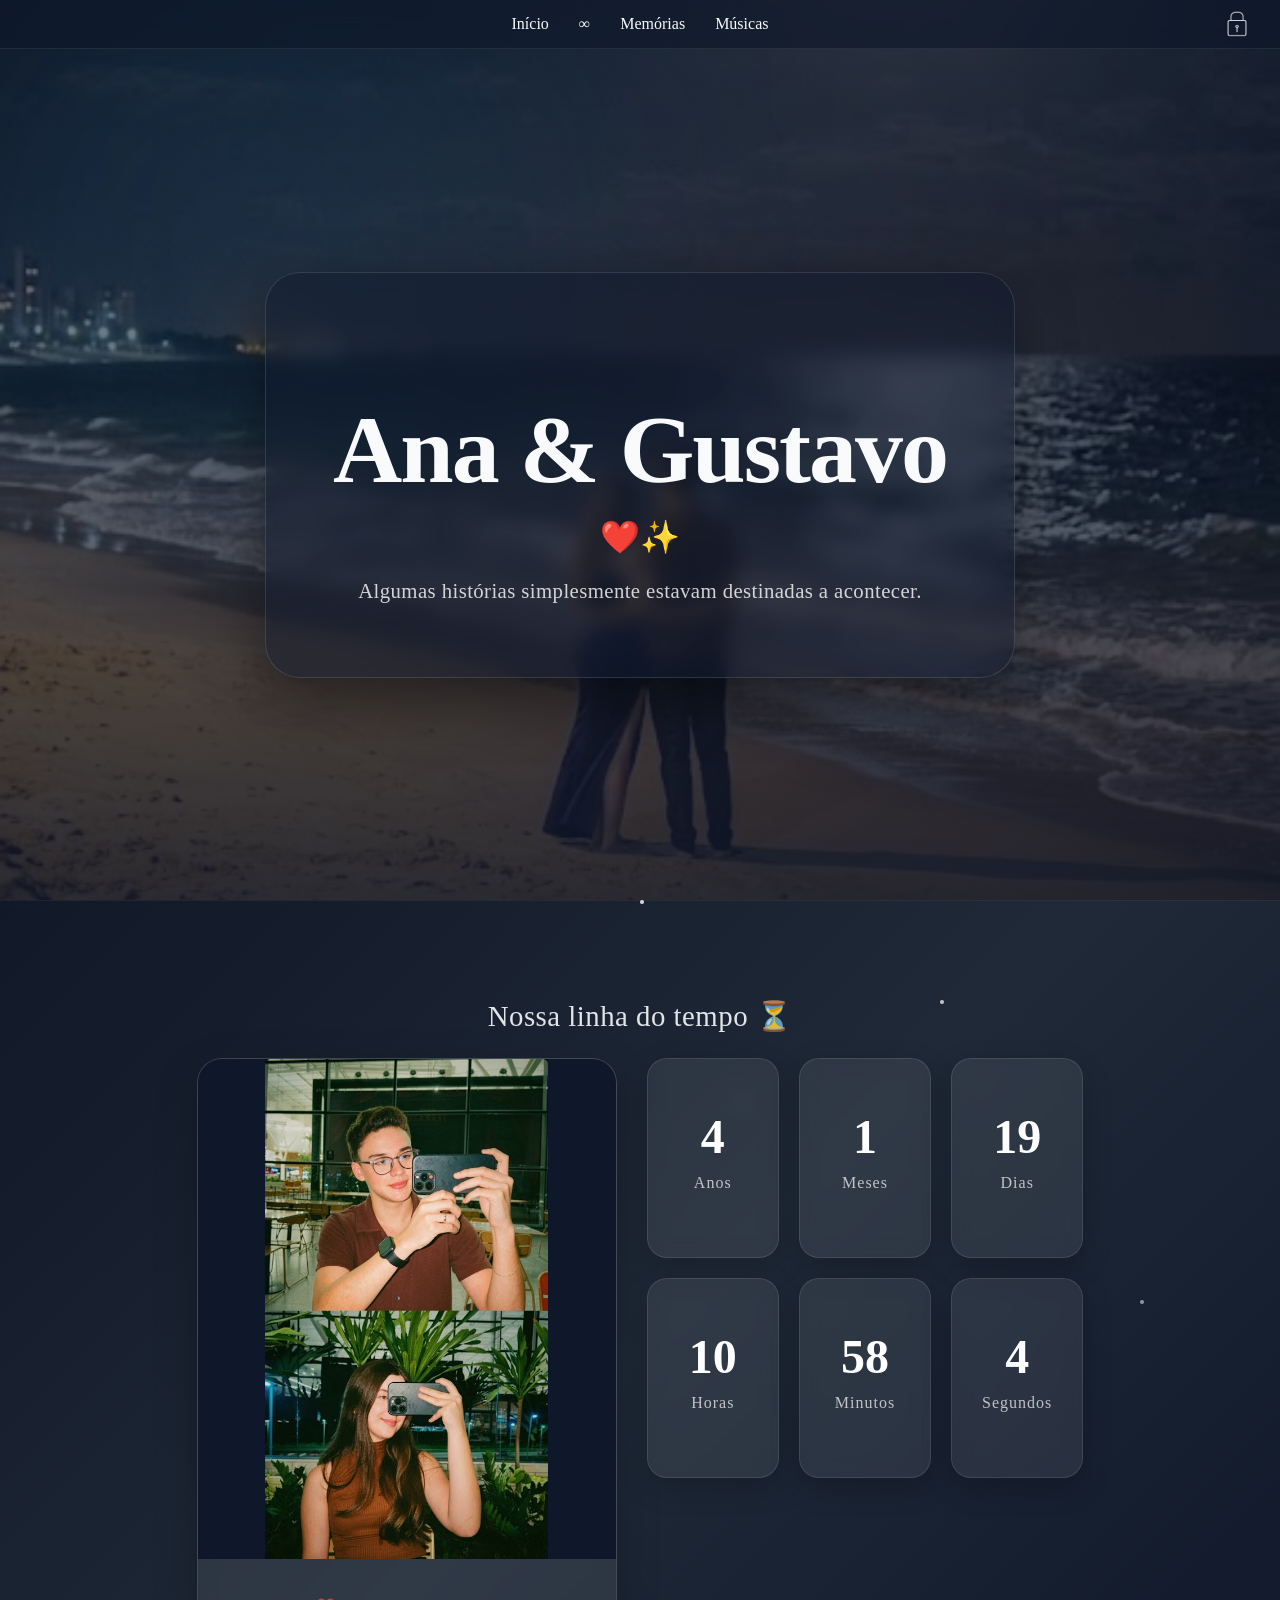
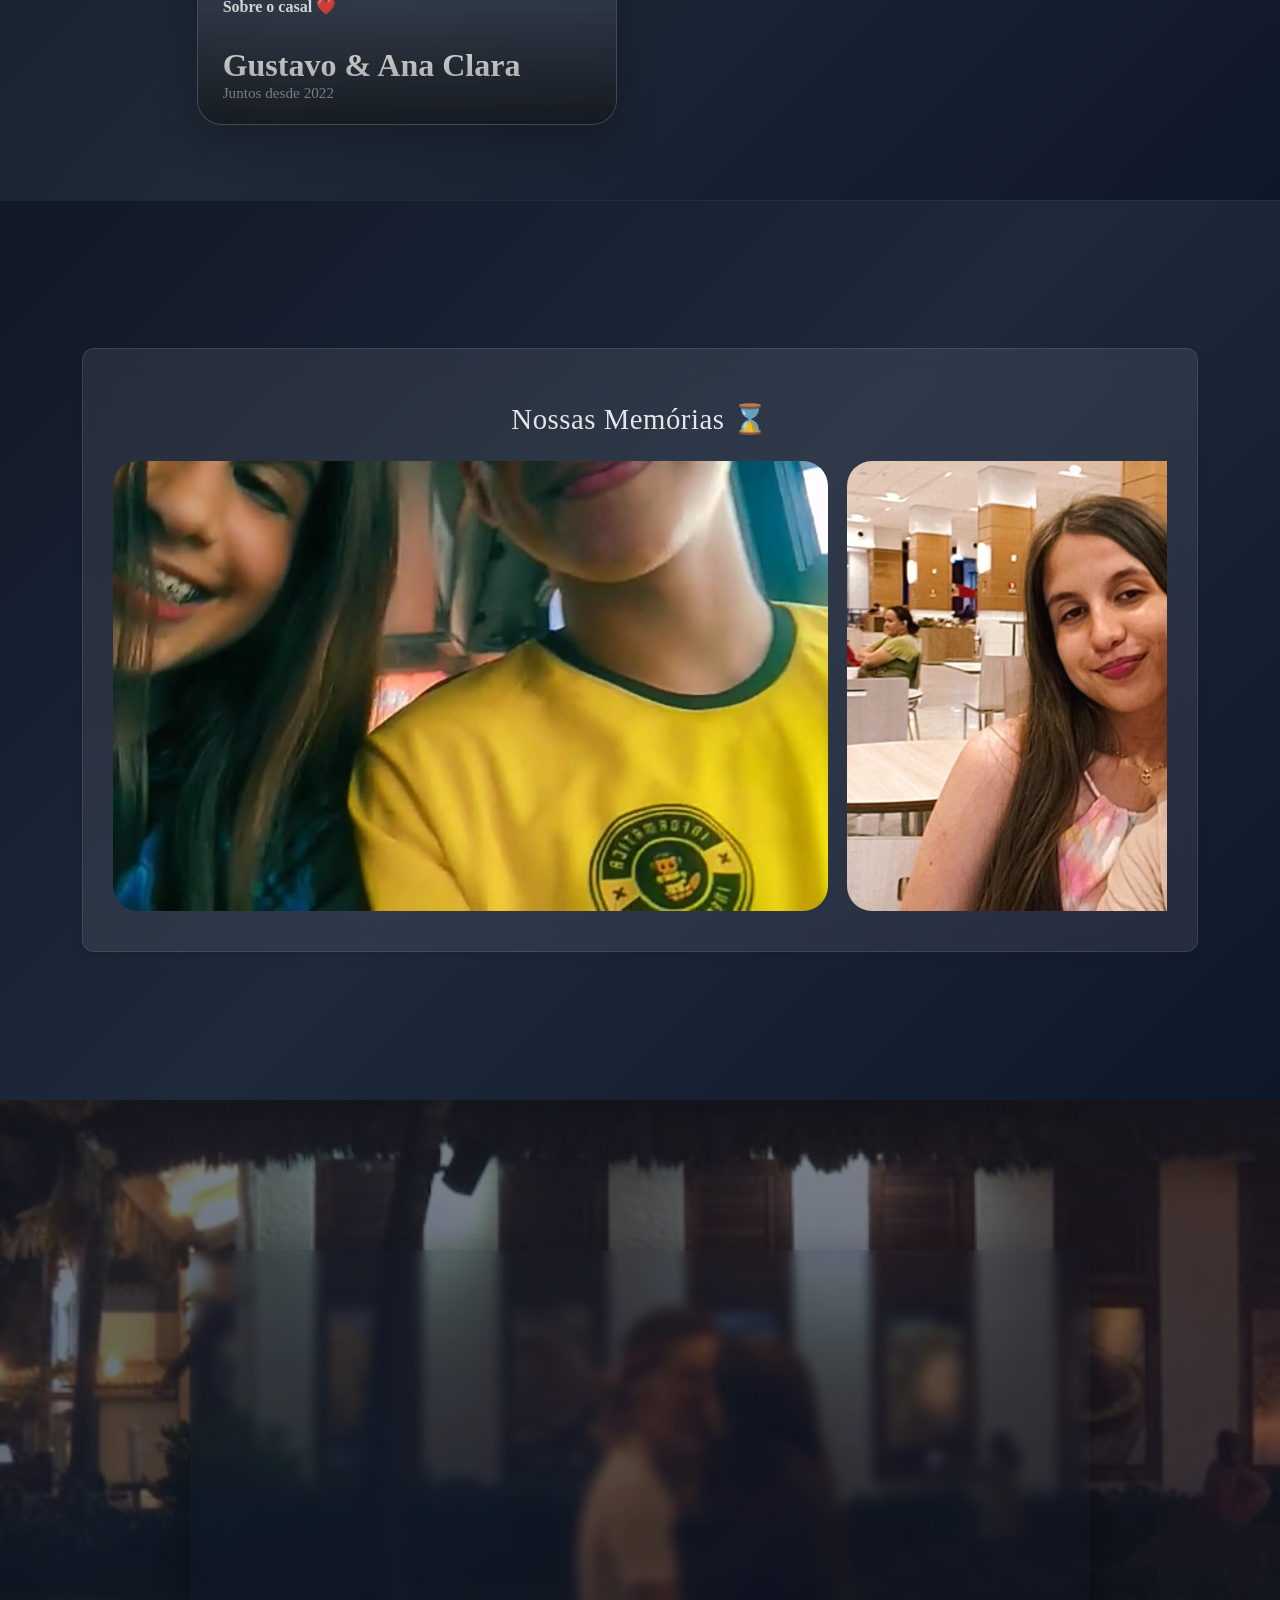
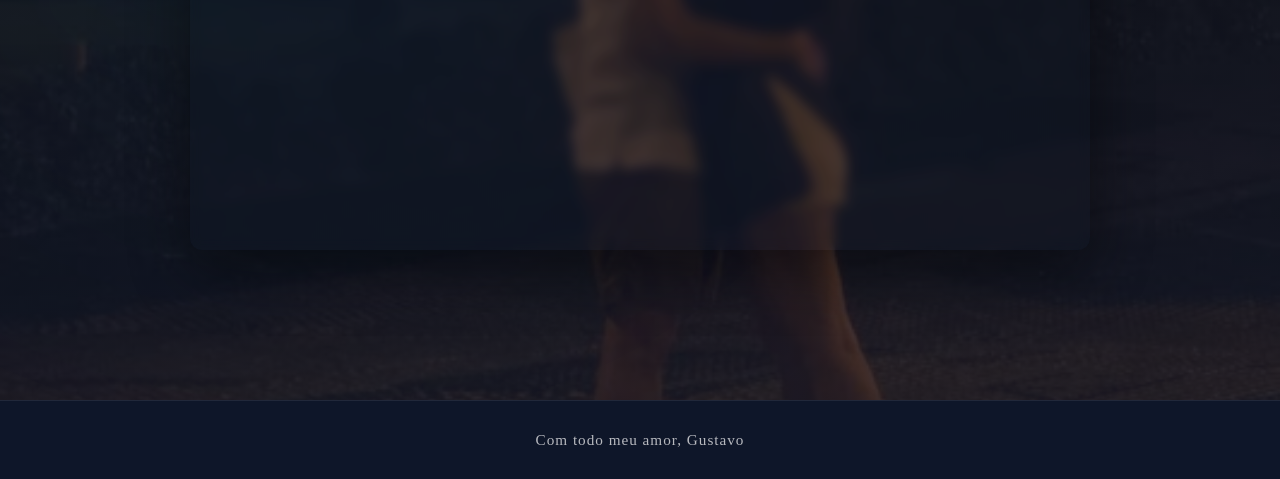
<file: index.html>
<!DOCTYPE html>
<html lang="pt-BR">
<head>
  <meta charset="UTF-8">
  <meta name="viewport" content="width=device-width, initial-scale=1.0">
  <title>Nossa historia </title>
  <link rel="icon" href="imagens/favicon-main.png">

  <link rel="stylesheet" href="style/index.css">
 

</head>
<body>


  <!-- Navbar -->
<header class="header">

  <nav class="navbar">
    <a href="#inicio">Início</a>
    <a href="#contador">∞</a>
    <a href="#fotos">Memórias</a>
    <a href="#musicas">Músicas</a>
  </nav>

  <a href="adventure.html" class="cadeado">
    <img src="imagens/icon-cad.png" id="cad">
  </a>

</header>



  <!-- Hero -->
  <section id="inicio" class="hero">
    <div class="overlay">
      <h1>Ana  & Gustavo </h1>
      <span>❤️✨</span>
      <p class="hero-text">
        Algumas histórias simplesmente estavam destinadas a acontecer.
      </p>
    </div> 
  </section>  




  <!-- Contador -->
  <section id="contador" class="contador">

  <div class="particles">
    <span></span>
    <span></span>
    <span></span>
    <span></span>
    <span></span>
    <span></span>
    <span></span>
    <span></span>
    <span></span>
    <span></span>
  </div>

  <div class="overlay">

    <h2 class="section-title">Nossa linha do tempo ⏳</h2>

    <div class="contador-layout">

      <div class="couple-card">

        <img src="imagens/espelho.png" alt="Nós">

        <div class="couple-info">

          <h3>Sobre o casal ❤️</h3>

          <p>Gustavo & Ana Clara</p>

          <span>Juntos desde 2022</span>

        </div>

      </div>

      <div class="tempo">

        <div class="time-card">
          <span id="years">0</span>
          <p>Anos</p>
        </div>

        <div class="time-card">
          <span id="months">0</span>
          <p>Meses</p>
        </div>

        <div class="time-card">
          <span id="days">0</span>
          <p>Dias</p>
        </div>

        <div class="time-card">
          <span id="hours">0</span>
          <p>Horas</p>
        </div>

        <div class="time-card">
          <span id="minutes">0</span>
          <p>Minutos</p>
        </div>

        <div class="time-card">
          <span id="seconds">0</span>
          <p>Segundos</p>
        </div>

      </div>

    </div>

  </div>

</section>


  <!-- Fotos -->
  <section id="fotos">

    <div class="particles-gallery">
      <span></span>
      <span></span>
      <span></span>
      <span></span>
      <span></span>
    </div>

    <div class="overlay-fotos">
      <h2 class="section-title">Nossas Memórias ⌛</h2>
        <div class="container">
            <div class="carrossel">
                <article class="card foto-1" style="background-image: url('imagens/foto1.jpg');">
                  <div class="mensagem">
                    Mesmo depois de muitos anos, nunca esqueço como me senti quando fizemos o nosso primeiro vídeo/foto.
                    <p>Nós ainda éramos só amigos, mas você não tem noção de quantas vezes eu vi e revi esse vídeo. O quanto fiquei feliz ao notar que você estava
                      com um sorrisão imenso no rosto. </p>
                    <p>E desde então, esse sorriso se tornou o melhor colírio que meus olhos poderiam desejar. </p>
                  </div>
                </article>

                <article class="card" style="background-image: url('imagens/foto7.jpg');"></article>

                <article class="card" style="background-image: url('imagens/foto3.jpg');">
                  <div class="mensagem">
                    <p>Nesse dia, nós transformamos tinta e bagunça em memória.
                      Por mais simples que pareça, esse momento teve algo diferente. 
                      <p>Enquanto a tinta secava, eu sentia que nós também estávamos construindo alguma coisa juntos. Algo bonito, leve e especial.</p>
                      A gente riu, se sujou..., brincamos igual duas crianças felizes por estarem vivendo aquilo lado a lado. E no fim, aqueles quadros acabaram guardando muito mais do que o formato das nossas mãos.</p>
                      <p>Eles guardaram um pedacinho do começo da nossa história.</p>
                </article>

                <article class="card" style="background-image: url('imagens/foto8.jpg');"></article>

                <article class="card" style="background-image: url('imagens/foto4.jpg');">
                  <div class="mensagem">
                      <p>A exposição do Van Gogh foi uma das experiências mais incríveis que já vivemos juntos.</p>

                      <p>Não era só olhar quadros. Era sentir cada detalhe, cada cor, cada ambiente e viver aquilo juntos. Foi um daqueles dias em que tudo parecia especial simplesmente porque você estava comigo.</p>
                      <p>Eu lembro do jeito que nós observávamos cada obra, comentávamos os detalhes, tirávamos fotos e absorvíamos aquele momento como se o mundo tivesse desacelerado um pouco só pra nós dois.</p>
                      E desde esse dia, toda vez que vejo algo relacionado ao Van Gogh, automaticamente lembro de você. Porque, de alguma forma, aquela experiência ficou completamente ligada ao teu olhar, ao teu sorriso e à sensação boa daquele dia.
                      </p>
                  </div>
                </article>
                
                <article class="card" style="background-image: url('imagens/foto9.jpg');"></article>

                <article class="card" style="background-image: url('imagens/foto11.jpg');">
                  <div class="mensagem">
                    <p>Nosso primeiro cinema juntos. E logo com um filme que acabou virando uma memória gigante pra nós dois.</p>
                       <p>Foi a primeira vez que saímos sozinhos juntos, e eu lembro perfeitamente da sensação daquele dia. </p> 
                       <p>A ansiedade boa, o frio na barriga e a felicidade de finalmente estar vivendo algo assim ao teu lado, por mais simples que fosse.</p>
                       <p>Talvez muita gente veja “O Gato de Botas” só como um filme. Mas pra mim, ele sempre vai carregar um significado diferente. Porque ele marcou uma fase muito importante da nossa história.</p>
                       <p>E honestamente? Eu assistiria esse filme mil vezes só pra poder reviver aquele dia mais uma vez.</p>
                  </div>
                </article>

                <article class="card" style="background-image: url('imagens/foto10.jpg');"></article>
                
                <article class="card" style="background-image: url('imagens/foto15.jpg');">
                  <div class="mensagem">
                    <p>Nosso primeiro final de ano juntos.</p>
                      <p>E sinceramente? Acho que não existe maneira melhor de começar um novo ano do que ao lado da pessoa que você ama.</p> <p> Enquanto todo mundo comemorava a virada, o meu pensamento era só o quanto eu estava feliz por estar vivendo aquilo com você.</p>
                      <p>Aquele beijo de ano novo teve algo diferente. Como se, no meio de todos os fogos, barulhos e comemorações, o mundo inteiro tivesse desaparecido por alguns segundos.</p>
                      <p>Era só eu, você e a sensação de que eu queria começar todos os próximos anos exatamente assim.</p>
                  </div>
                </article>
                <article class="card" style="background-image: url('imagens/foto17.jpg');"></article>
                <article class="card" style="background-image: url('imagens/foto20.jpg');">
                  <div class="mensagem">
                    <p> Nossa primeira viagem juntos, com a minha família. E até hoje eu lembro da sensação daquele momento como se tivesse sido ontem.</p>
                      <p>Foi a primeira vez que dormimos juntos, e eu simplesmente não conseguia dormir direito porque minha cabeça não conseguia acreditar que aquilo era real. Você ali do meu lado, toda linda, toda cheirosa, toda beijável…</p>
                      <p>Enquanto você dormia tranquila, eu ficava olhando e pensando em como a vida conseguiu me dar alguém tão especial assim.</p>
                       <p>
                      Foi uma viagem simples, mas que virou uma das lembranças mais marcantes da minha vida. Porque naquele momento eu percebi que não importava muito o lugar. Desde que fosse com você, qualquer lugar se tornava especial.
                    </p>
                  </div>
                </article>

                <article class="card" style="background-image: url('imagens/foto13.jpg');"></article>

            </div>
          </div>
    </div>
</section>





  <!-- Músicas -->
  <section id="musicas">
    <iframe data-testid="embed-iframe" style="border-radius:12px" src="https://open.spotify.com/embed/playlist/7m4rNSKIlpAqbZMFJBWUce?utm_source=generator&theme=0" 
    width="100%" height="352" frameBorder="0" allowfullscreen="" allow="autoplay; clipboard-write; encrypted-media; fullscreen; picture-in-picture" loading="lazy"></iframe>
  </section>





  <!-- Rodapé -->
  <footer>
    <p>Com todo meu amor, Gustavo </p>
  </footer>

  <script src="script/index.js"></script>
</body>
</html>
</file>
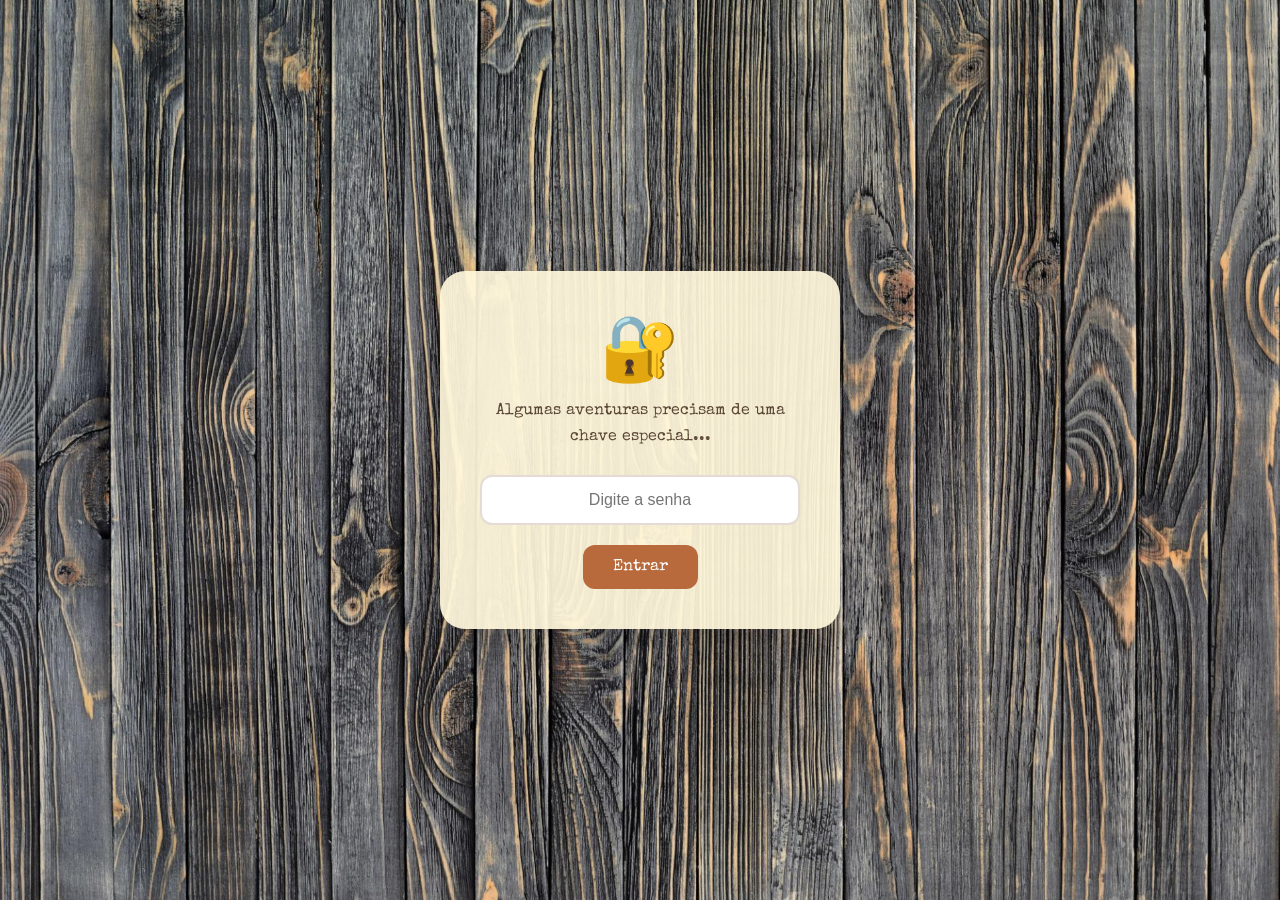
<file: adventure.html>
<!DOCTYPE html>
<html lang="pt-BR">
<head>
  <meta charset="UTF-8">
  <meta name="viewport" content="width=device-width, initial-scale=1.0">

  <title>Nossas Aventuras 🎈</title>
  <link rel="icon" href="imagens/favicon-adventure.png">

  <link rel="preconnect" href="https://fonts.googleapis.com">
  <link rel="preconnect" href="https://fonts.gstatic.com" crossorigin>

  <link href="https://fonts.googleapis.com/css2?family=Caveat:wght@400;700&family=Special+Elite&display=swap" rel="stylesheet">

  <link rel="stylesheet" href="style/adventure.css">

</head>
<body>

<!-- TELA SENHA -->

<div class="lock-screen" id="lockScreen">

  <div class="lock-box">

    <h1>🔐</h1>

    <p>
      Algumas aventuras precisam de uma chave especial...
    </p>

    <input type="password" id="password" placeholder="Digite a senha">

    <button onclick="checkPassword()">
      Entrar
    </button>

  </div>

</div>

<!-- LIVRO FECHADO -->

<div class="book-scene" id="bookScene" style="display: none;">

    <div class="book-closed" id="closedBook">

        <div class="book-cover">

            <img src="imagens/capa.png" alt="Capa do Livro">

        </div>

    </div>

</div>

<!-- LIVRO ABERTO -->

<div class="book-open" id="openBook" style="display: none;">

    <div class="book-page active">
        <img src="imagens/pagina1.png">
    </div>

    <div class="book-page">
        <img src="imagens/pagina2.png">
    </div>

    <div class="book-page">
        <img src="imagens/pagina3.png">
    </div>

    <div class="book-page">
        <img src="imagens/pagina4.png">
    </div>

    <div class="book-page">
        <img src="imagens/pagina5.png">
    </div>

    <div class="book-page">
        <img src="imagens/pagina6.png">
    </div>

    <div class="book-page">
        <img src="imagens/pagina7.png">
    </div>

    <div class="book-page">
        <img src="imagens/pagina8.png">
    </div>

    <div class="book-page">
        <img src="imagens/pagina9.png">
    </div>

    <div class="book-page">
        <img src="imagens/pagina10.png">
    </div>

    <div class="book-page">
        <img src="imagens/pagina11.png">
    </div>

    <div class="book-page">
        <img src="imagens/pagina12.png">
    </div>

    <div class="book-page">
        <img src="imagens/pagina13.png">
    </div>

    <div class="book-page">
        <img src="imagens/pagina14.png">
    </div>

    <div class="book-page">
        <img src="imagens/pagina15.png">
    </div>

    <div class="book-page">
        <img src="imagens/pagina16.png">
    </div>

    <div class="book-page">
        <img src="imagens/pagina17.png">
    </div>

    <div class="book-page">
        <img src="imagens/pagina18.png">
    </div>

    <div class="book-page">
        <img src="imagens/pagina19.png">
    </div>
    
    <div class="book-page">
        <img src="imagens/pagina20.png">
    </div>

    <div class="book-page">
        <img src="imagens/pagina21.png">
    </div>

    <div class="book-page">
        <img src="imagens/pagina22.png">
    </div>
    
    <div class="book-page">
        <img src="imagens/pagina23.png">
    </div>

    <div class="book-page">
        <img src="imagens/pagina24.png">
    </div>

    <div class="book-page">
        <img src="imagens/pagina25.png">
    </div>
    
    <div class="book-page">
        <img src="imagens/pagina26.png">
    </div>

    <div class="book-page">
        <img src="imagens/pagina27.png">
    </div>

    <div class="book-page">
        <img src="imagens/pagina28.png">
    </div>

    <div class="book-page">
        <img src="imagens/pagina29.png">
    </div>

    <div class="book-page">
        <img src="imagens/pagina30.png">
    </div>

    <div class="book-page">
        <img src="imagens/pagina31.png">
    </div>

    <div class="book-page">
        <img src="imagens/pagina32.jpg">
    </div>


    <!-- Página ingressos 
    <div class="book-page">
        
    <div class="future-memory">

        <img
            src="imagens/registro-historico.png"
            alt="Registro Histórico"
        >

        <div class="future-overlay">

            <div class="tape"></div>
                <div class="future-note">

                    <span class="future-stamp">
                        MEMÓRIA FUTURA ✨
                    </span>

                    <p>
                        Em breve, mais uma lembrança
                        para nossa coleção. ❤️
                    </p>

            </div>
        </div>
    </div>
    </div>

</div>


    <!-- BOTÕES -->

    <div class="controls">

        <button onclick="prevPage()">
            ← Anterior
        </button>

        <button onclick="nextPage()">
            Próxima →
        </button>

    </div>

    
</div>

<div class="error-popup" id="errorPopup">

    <div class="error-box">

        <h2>🔒</h2>

        <p>
            Hmm... essa não parece ser a chave certa.
        </p>

        <button onclick="closePopup()">
            Tentar novamente
        </button>

    </div>

</div>

<script src="script/adventure.js"></script>

</body>
</html>
</file>
<file: style/index.css>
html, body{
    overflow-x: hidden;
    width: 100%;
    overflow-x: clip;

}

section, .hero, .overlay, .overlay-fotos, .contador-layout, .carrossel, .card, .tickets-page{
    max-width: 100%;
}

*{
    box-sizing: border-box;
}

body {
  margin: 0;
  font-family: "Georgia", serif;
  background: #0F172A;
  color: #F8FAFC;
  text-align: center;
}

.header{
    position: fixed;
    top: 0;
    left: 0;
    width: 100%;
    display: flex;
    align-items: center;
    justify-content: center;
    padding: 15px 0;
    background:rgba(15,23,42,0.65);
    backdrop-filter: blur(15px);
    border-bottom: 1px solid rgba(255,255,255,0.08);
    z-index: 100;
}

.navbar{
    display: flex;
    gap: 30px;
    justify-content: center;
    align-items: center;
}

.navbar a{
    color: #F8FAFC;
    transition: 0.3s;
    text-decoration: none;
}

.navbar a:hover{
    color: #38BDF8;
}

.cadeado{
    position: absolute;
    right: 30px;
    display: flex;
    align-items: center;
}

#cad{
    width: 26px;
    transition: transform 0.3s ease, filter 0.3s ease;
}

#cad:hover{
    transform: scale(1.12);
    filter: drop-shadow(0 0 10px rgba(56,189,248,0.5));
}

/* Títulos das seções */
.section-title{
    font-size: 1.8rem;
    font-weight: 500;
    opacity: 0.9;
    margin-bottom: 25px;
    color: #F8FAFC;
    letter-spacing: 0.5px;
}

section{
    position: relative;
}

section::before{
    content: "";
    position: absolute;
    top: 0;
    left: 0;
    width: 100%;
    height: 1px;
    background:rgba(255,255,255,0.05);
}

/* Hero */
.hero{
    min-height: 100vh;

    display: flex;
    justify-content: center;
    align-items: center;

    padding: 90px 20px 40px;

    position: relative;
    overflow: hidden;

    background:
    linear-gradient(
        to bottom,
        rgba(15,23,42,0.45),
        rgba(15,23,42,0.62),
        rgba(15,23,42,0.88)
    ),
    url('../imagens/principal.jpg');

    background-size: cover;
    background-position: center center;
    background-repeat: no-repeat;
}

.hero .overlay{
    position: relative;
    z-index: 2;
    backdrop-filter: blur(10px);
    background:rgba(15,23,42,0.45);
    border: 1px solid rgba(255,255,255,0.12);
    border-radius: 35px;
    width: min(90%, 750px);
    padding: clamp(25px, 5vw, 50px);
    box-shadow: 0 20px 60px rgba(0,0,0,0.45);
    overflow: hidden;
}

.hero::after{
    content: "";

    position: absolute;
    inset: 0;

    background:
    radial-gradient(
        circle at center,
        rgba(255,255,255,0.03),
        transparent 60%
    );

    pointer-events: none;
}

.hero .overlay::before{
    content: "";
    position: absolute;
    top: -50%;
    left: -60%;
    width: 200px;
    height: 200%;
    background: linear-gradient(to right, transparent,rgba(255,255,255,0.08),transparent);
    transform: rotate(25deg);
    animation: shine 8s linear infinite;
}

@keyframes shine{

    from{
        left: -60%;
    }

    to{
        left: 140%;
    }
}

.overlay{
    position: relative;
    z-index: 2;
}

.hero h1{
    font-size: clamp(3rem, 8vw, 6rem);
    color: #F8FAFC;
    line-height: 1;
    margin-bottom: 20px;
    letter-spacing: -2px;
}

section {
  padding: 60px 20px;
}

.hero p{
    color: rgba(255,255,255,0.8);
    font-size: 1.3rem;
    margin-bottom: 20px;
}

.hero-text{
    margin-top: 18px;
    font-size: 1.15rem;
    color:rgba(255,255,255,0.78);
    line-height: 1.6;
    letter-spacing: 0.4px;
}

.hero span{
    font-size: 2rem;
}

.hero::before{
    content: "";
    position: absolute;
    width: 500px;
    height: 500px;
    background:rgba(56,189,248,0.12);
    border-radius: 50%;
    filter: blur(140px);
    animation: heroGlow 8s ease-in-out infinite;
    z-index: 1;
}

@keyframes heroGlow{

    0%,100%{
        transform: scale(1);
        opacity: 0.6;
    }

    50%{
        transform: scale(1.08);
        opacity: 1;
    }
}

.contador-layout{
    display: flex;
    gap: 30px;
    align-items: stretch;
    justify-content: center;
    max-width: 1400px;
    margin: auto;
}

/* Casal */

.couple-card{
    background: rgba(255,255,255,0.08);
    backdrop-filter: blur(10px);
    border: 1px solid rgba(255,255,255,0.1);
    border-radius: 25px;
    overflow: hidden;
    width: 420px;
    box-shadow: 0 15px 40px rgba(0,0,0,0.25);
    transition: 0.3s;
    position: relative;
    flex-shrink: 0;
}

.couple-card:hover{
    transform: translateY(-5px);
}

.couple-card img{
    width: 100%;
    height: 500px;
    object-fit: contain;
    object-position: center;
    background: #0f172a;
}

.couple-info{
    padding: 18px 25px 22px;
    text-align: left;
}

.couple-info h3{
    color: white;
    font-size: 1rem;
    margin-bottom: 4px;
    opacity: 0.8;
}

.couple-info p{
    color: white;
    font-size: 2rem;
    font-weight: bold;
    margin-bottom: 0px;
    line-height: 1.1;
}

.couple-info span{

    color:rgba(255,255,255,0.7);
    font-size: 0.95rem;
    display: block;
    margin-top: 0;
}


.couple-card:hover img{
    transform: scale(1.03);
}

.couple-card::after{
    content: "";
    position: absolute;
    left: 0;
    right: 0;
    bottom: 0;
    height: 120px;
    background: linear-gradient(to top,rgba(0,0,0,0.5), transparent);
    pointer-events: none;
}

/* Contador */
.contador {
    min-height: 100vh;
    background:linear-gradient(135deg,#111827,#1f2937,#0f172a);
    background-size: cover;
    display: flex;
    justify-content: center;
    align-items: center;
    position: relative;
    overflow: hidden;
}


/* Partículas flutuantes */
.particles{
    position: absolute;
    inset: 0;
    overflow: hidden;
    pointer-events: none;
}

.particles span{
    position: absolute;
    width: 4px;
    height: 4px;
    background: rgba(255,255,255,0.7);
    border-radius: 50%;
    animation: floatParticle linear infinite;
    bottom: -20px;
}

.particles::before, .particles::after{
    content: "";
    position: absolute;
    width: 4px;
    height: 4px;
    background: rgba(255,255,255,0.7);
    border-radius: 50%;
    box-shadow:
    100px 200px rgba(255,255,255,0.5),
    300px 100px rgba(255,255,255,0.6),
    500px 400px rgba(255,255,255,0.4),
    700px 250px rgba(255,255,255,0.7),
    900px 150px rgba(255,255,255,0.5),
    1200px 350px rgba(255,255,255,0.6);
    animation: floatParticles 12s linear infinite;
}

.particles::after{
    animation-duration: 18s;
    opacity: 0.5;
}

.particles span:nth-child(1){
    left: 5%;
    animation-duration: 8s;
    animation-delay: 0s;
}

.particles span:nth-child(2){
    left: 15%;
    animation-duration: 12s;
    animation-delay: 2s;
}

.particles span:nth-child(3){
    left: 25%;
    animation-duration: 10s;
    animation-delay: 1s;
}

.particles span:nth-child(4){
    left: 35%;
    animation-duration: 14s;
    animation-delay: 3s;
}

.particles span:nth-child(5){
    left: 50%;
    animation-duration: 9s;
    animation-delay: 2s;
}

.particles span:nth-child(6){
    left: 65%;
    animation-duration: 13s;
    animation-delay: 1s;
}

.particles span:nth-child(7){

    left: 75%;
    animation-duration: 11s;
    animation-delay: 4s;
}

.particles span:nth-child(8){
    left: 85%;
    animation-duration: 15s;
    animation-delay: 2s;
}

.particles span:nth-child(9){
    left: 92%;
    animation-duration: 10s;
    animation-delay: 1s;
}

.particles span:nth-child(10){
    left: 98%;
    animation-duration: 12s;
    animation-delay: 5s;
}

@keyframes floatParticle{

    from{
        transform:
        translateY(0)
        scale(1);
        opacity: 0;
    }

    20%{
        opacity: 1;
    }

    to{
        transform:
        translateY(-110vh)
        scale(0.5);
        opacity: 0;
    }
}

/* Galeria de partículas para a galeria */
.particles-gallery{
    position: absolute;
    inset: 0;
    overflow: hidden;
    pointer-events: none;
}

.particles-gallery span{
    position: absolute;
    width: 8px;
    height: 8px;
    border-radius: 50%;
    background:rgba(255,255,255,0.15);
    filter: blur(2px);
    animation: floatGallery linear infinite;
    bottom: -50px;
}

.particles-gallery span:nth-child(1){
    left: 10%;
    animation-duration: 14s;
}

.particles-gallery span:nth-child(2){
    left: 30%;
    animation-duration: 18s;
}

.particles-gallery span:nth-child(3){
    left: 55%;
    animation-duration: 16s;
}

.particles-gallery span:nth-child(4){
    left: 75%;
    animation-duration: 20s;
}

.particles-gallery span:nth-child(5){
    left: 90%;
    animation-duration: 15s;
}

@keyframes floatGallery{

    from{
        transform:
        translateY(0)
        scale(1);
        opacity: 0;
    }

    20%{
        opacity: 1;
    }

    to{
        transform:
        translateY(-110vh)
        scale(1.4);
        opacity: 0;
    }
}

/* container dos quadrados */

.tempo{
    display: grid;
    grid-template-columns: repeat(3, 1fr);
    gap: 20px;
    flex: 1;
    height: 100%;
}

.time-card{
    background:rgba(255,255,255,0.08);
    backdrop-filter: blur(10px);
    border: 1px solid rgba(255,255,255,0.1);
    border-radius: 20px;
    padding: 30px 30px;
    box-shadow: 0 10px 30px rgba(0,0,0,0.2);
    transition: 0.3s;
}

.time-card:hover{
    transform: translateY(-5px);
    background: rgba(255,255,255,0.12);
}

.time-card span{
    font-size: 3rem;
    font-weight: bold;
    color: #ffffff;
    display: block;
}

.time-card p{
    margin-top: 10px;
    color: rgba(255,255,255,0.7);
    font-size: 1rem;
    letter-spacing: 1px;
}

/* hover */

.box:hover{
    transform: translateY(-5px);
}

/* números */

.box span{
    font-size: 2.5rem;
    font-weight: bold;
    color: #38BDF8;
}

/* textos */

.box p{
    margin: 8px 0 0;
    font-size: 1rem;
    color: rgba(255,255,255,0.75);
}



/* Galeria */

#fotos{
    min-height: 100vh;
    background: linear-gradient(135deg,#111827,#1e293b,#0f172a);
    display: flex;
    justify-content: center;
    align-items: center;
    position: relative;
}

.overlay-fotos {
  background: rgba(255, 255, 255, 0.7);
  width: 90%;
  height: auto;
  border-radius: 12px;
  padding: 30px;
  box-shadow: 0 4px 8px rgba(0,0,0,0.1);
  
}

.overlay h2{
    font-size: 1.8rem;
    font-weight: 500;
    opacity: 0.9;
    margin-bottom: 25px;
}

.overlay-fotos, .box{
    background: rgba(255,255,255,0.08);
    backdrop-filter: blur(15px);
    border:1px solid rgba(255,255,255,0.1);
}

.carrossel{
    display: flex;
    gap: 1.2rem;
    width: 100%;
    overflow-x: auto;
    overflow-y: hidden;
    scroll-snap-type: x mandatory;
    padding-bottom: 10px;
}

.card{
    width: 715px;
    height: 450px;
    position: relative;
    overflow: hidden;
    flex-shrink: 0;
    border-radius: 25px;
    background-size: cover;
    background-position: center;
    background-repeat: no-repeat;
    scroll-snap-align: center;
    transition:  0.3s ease, box-shadow 0.3s ease;
}

.card:hover{
  transform: scale(1.03);
  box-shadow: 0 10px 25px rgba(0, 0, 0, 0.3);
}

/* Camada escura */
.card::before{
  content: "";
  position: absolute;
  inset: 0;
  background: rgba(0,0,0,0);
  transition: 0.3s;
}

/* Escurece no hover */
.card:hover::before{
  background: rgba(0, 0, 0, 0.45);
}

/* Mensagem */
.mensagem{
    position: absolute;
    left: 20px;
    right: 20px;
    bottom: 25px;
    color: white;
    font-size: clamp(0.95rem, 1.2vw, 1.15rem);
    line-height: 1.7;
    text-align: left;
    z-index: 2;
    opacity: 0;
    transform: translateY(20px);
    transition: 0.3s;
    max-height: 75%;
    overflow-y: auto;
    padding-right: 8px;
    text-shadow: 0 2px 10px rgba(0,0,0,0.8);
}

.mensagem p{
    margin-top: 14px;
}

/* Aparecer mensagem */
.card:hover .mensagem{
  opacity: 1;
  transform: translateY(0);
}

/* responsividade: botões menor em telas pequenas */
.card{

    width: clamp(220px, 80vw, 715px);
    aspect-ratio: 16 / 10;
    flex-shrink: 0;
    border-radius: 25px;
    background-size: cover;
    background-position: center;
    background-repeat: no-repeat;
    scroll-snap-align: center;

}

::-webkit-scrollbar{
    height: 10px;
    width: 10px;
}

/* trilho */
::-webkit-scrollbar-track{
    background: rgba(255,255,255,0.05);
    border-radius: 999px;
}

/* barra */
::-webkit-scrollbar-thumb{
    background: rgba(56,189,248,0.5);
    border-radius: 999px;
}

/* hover */
::-webkit-scrollbar-thumb:hover{ 
    background: rgba(56,189,248,0.8);
}

/* Para destacar a imagem ativa */
.card.active::before{
    background: rgba(0,0,0,0.45);
}

.card.active .mensagem{
    opacity: 1;
    transform: translateY(0);
}

/* Música */
#musicas{
    min-height: 100vh;
    position: relative;
    background:linear-gradient(rgba(15,23,42,0.55),rgba(15,23,42,0.78)),url('../imagens/musica-bg.png');
    background-size: cover;
    background-position: center;
    display: flex;
    justify-content: center;
    align-items: center;
    padding: 60px 20px;
    overflow: hidden;
}

#musicas::before{
    content: "";
    position: absolute;
    width: 600px;
    height: 600px;
    border-radius: 50%;
    background:rgba(56,189,248,0.06);
    filter: blur(180px);
    z-index: 1;
    animation: pulseGlow 6s ease-in-out infinite;
}

#musicas iframe{
    position: relative;
    z-index: 2;
    width: min(100%, 900px);
    height: 600px;
    border: none;
    border-radius: 30px;
    background:rgba(15,23,42,0.18);
    opacity: 0.60;
    backdrop-filter: blur(6px);
    box-shadow: 0 20px 60px rgba(0,0,0,0.45);
    transition:
    0.4s ease,
    opacity 1.2s ease,
    transform 1.2s ease;
}

#musicas.show iframe{
    opacity: 1;
    transform: translateY(0) scale(1);
}

#musicas iframe:hover{
    transform: translateY(-5px);
    opacity: 0.85;
    box-shadow: 0 30px 80px rgba(0,0,0,0.55);
}

@keyframes pulseGlow{

    0%,100%{
        transform:
        scale(1);
        opacity: 0.7;
    }

    50%{
        transform:
        scale(1.08);
        opacity: 1;
    }
}

/* Rodapé */
footer{
    background: rgba(15,23,42,0.95);
    border-top: 1px solid rgba(255,255,255,0.08);
    padding: 30px 20px;
    text-align: center;
    color: rgba(255,255,255,0.7);
    font-size: 0.95rem;
    backdrop-filter: blur(10px);
}

footer p{
    margin: 0;
    letter-spacing: 1px;
}

/* Responsividade */

@media (max-width: 580px) {

  .carrossel{
    flex-direction: column;
    align-items: center;

    overflow-x: hidden;
    overflow-y: visible;
  }

  .mensagem{
    bottom: 30px;
  }
  .box{
    width: 120px;
    height: 120px;
  }
}



/* Para telas menores, ajustar o layout do contador */
@media (max-width: 700px){

    .tempo{
        grid-template-columns:
        repeat(2, 1fr);
    }

    #musicas::before{
        width: 320px;
        height: 320px;
    }

    .mensagem{
        max-width: 80%;
        font-size: 1rem;
        padding: 30px 15px;
    }

    #musicas iframe{
        height: 480px;
        opacity: 0.72;
    }

    .hero{
        align-items: flex-start;
        padding: 15px;
        min-height: 100vh;
        background-position: center 15%;
    }

    .hero .overlay{
        padding: 35px 25px;
        margin-top: 90px;
        width: 100%;
        border-radius: 28px;
        backdrop-filter: blur(10px);
        background:rgba(15,23,42,0.45);
    }

    .overlay-fotos{
        width: 100%;
        padding: 15px 8px;
        border-radius: 0;
    }

    .carrossel{
        gap: 18px;
        padding-inline: 6px;
    }

    .card{
        width: 96vw;
        max-width: none;
        margin: 0 auto;
        border-radius: 22px;
        aspect-ratio: 9 / 13;
    }

    .foto-1{
        background-position: center 95%;
    }
}

@media (max-width: 362px){

    .mensagem{
        font-size: 1rem;
        padding: 0px 15px;
    }
}

@media (max-width: 332px){

    .mensagem{
        font-size: 1rem;
        padding: 10px 15px;
    }
}

@media (max-width: 422px){

    .cadeado{
        position: static;
        margin-left: 20px;
    }
}

@media (max-width: 1100px){

    .contador-layout{
        flex-direction: column;
        align-items: center;
    }

    .couple-card{
        width: 100%;
        max-width: 700px;
    }

    .tempo{
        width: 100%;
    }
}

@media (min-width: 1101px){

    .tempo{
        height: 100%;
    }

    .time-card{
        min-height: 200px;
        display: flex;
        flex-direction: column;
        justify-content: center;
    }
}
</file>
<file: style/adventure.css>
*{
    margin: 0;
    padding: 0;
    box-sizing: border-box;
}

body{

    min-height: 100vh;
    background: url('../imagens/madeira.jpg');
    background-attachment: fixed;
    background-size: cover;
    background-position: center;
    font-family: 'Special Elite', cursive;
    overflow-x: hidden;
}

.hidden{
    display: none;
}

/* TELA SENHA */

.lock-screen{
    min-height: 100vh;
    display: flex;
    justify-content: center;
    align-items: center;
    padding: 20px;
}

.lock-box{
    background:
    rgba(255,248,220,0.92);
    padding: 40px;
    border-radius: 25px;
    text-align: center;
    box-shadow:0 10px 40px rgba(0,0,0,0.25);
    max-width: 400px;
    width: 100%;
}

.lock-box h1{
    font-size: 4rem;
}

.lock-box p{
    margin-top: 10px;
    color: #5a4634;
    line-height: 1.6;
}


input{
    margin-top: 25px;
    width: 100%;
    padding: 14px;
    border-radius: 12px;
    border: 2px solid rgba(120,80,40,0.2);
    outline: none;
    text-align: center;
    font-size: 1rem;
}

button{
    margin-top: 20px;
    padding: 14px 30px;
    border: none;
    border-radius: 12px;
    background: #b86a3d;
    color: white;
    cursor: pointer;
    font-size: 1rem;
    transition: 0.3s;
    font-family: 'Special Elite', cursive;
}

button:hover{
    transform: translateY(-2px);
    background: #9f5830;
}

/* CENA LIVRO */

.book-scene{
    min-height: 100vh;
    display: flex;
    justify-content: center;
    align-items: center;
    perspective: 2000px;
    padding: 20px;
}

/* LIVRO FECHADO */

.book-closed{
    width: min(95vw, 1200px);
    aspect-ratio: 16 / 9;
    cursor: pointer;
    transition: 0.5s;
}

.book-closed:hover{
    transform:
    rotateY(-10deg)
    scale(1.02);
}

.book-cover{
    width: 100%;
    height: 100%;
    background: linear-gradient(135deg, #7b3f00,#5a2d0c);
    border-radius: 20px;
    box-shadow: 0 25px 50px rgba(0,0,0,0.35);
    display: flex;
    flex-direction: column;
    justify-content: center;
    align-items: center;
    text-align: center;
    color: #fff5dc;
    position: relative;
}

.book-cover::before{
    content: "";
    position: absolute;
    left: 0;
    top: 0;
    width: 25px;
    height: 100%;
    background:
    rgba(0,0,0,0.25);
}

.book-cover h1{
    font-size: 4rem;
}

.book-cover h2{
    margin-top: 20px;
    font-size: clamp(2rem, 5vw, 3rem);
    font-family: 'Caveat', cursive;
}

.book-cover p{
    margin-top: 30px;
    opacity: 0.8;
}

.book-cover img{
    width: 100%;
    height: 100%;
    object-fit: contain;
    border-radius: 12px;
}



/* LIVRO ABERTO */

.book-open{
    min-height: 100vh;
    display: flex;
    flex-direction: column;
    justify-content: center;
    align-items: center;
    padding: 40px 20px;
    animation: fadeBook 1s ease;
}

.book-page{
    display: none;
    width: min(95vw, 1100px);
    max-height: 80vh;
    border-radius: 20px;
    overflow: hidden;
    box-shadow: 0 25px 60px rgba(0,0,0,0.35);
    animation: fadeBook 1s ease;
}

.book-page.active{
    display: block;
}

.book-page img{
    width: 100%;
    display: block;
}

.page h2{
    font-size: 3rem;
    font-family: 'Caveat', cursive;
    color: #7b3f00;
    margin-bottom: 30px;
}

.page p{
    color: #4a3728;
    line-height: 2;
    font-size: 1.1rem;
}

.controls{
    margin-top: 25px;
    display: flex;
    justify-content: center;
    gap: 20px;
}

.controls button{
    padding: 14px 28px;
    border: none;
    border-radius: 12px;
    background: #7b3f00;
    color: #fff;
    cursor: pointer;
    font-size: 1rem;
    transition: 0.3s;
    font-family: 'Special Elite', cursive;
    box-shadow: 0 8px 20px rgba(0,0,0,0.2);
}

.controls button:hover{
    transform: translateY(-3px);
    background: #5a2d0c;
}



/* Responsividade */

@media (max-width: 900px){

    .tickets-page{
        flex-direction: column;
        padding: 25px;
        gap: 20px;
    }

    .ticket-left{
        text-align: center;
        align-items: center;
    }

    .ticket-title{
        font-size: 2rem;
    }

    .ticket-text{
        font-size: 1rem;
    }

    .tickets-area{
        height: 420px;
    }

    .ticket{
        width: 230px;
    }

    .ticket-1{
        left: 0;
    }

    .ticket-2{
        right: 0;
    }

    .ticket-note{
        bottom: 0;
        right: 50%;
        transform: translateX(50%) rotate(-3deg);
        font-size: 1rem;
    }
}


/* POPUP DE ERRO */
.error-popup{

    position: fixed;

    inset: 0;

    background:
    rgba(0,0,0,0.55);

    display: none;

    justify-content: center;
    align-items: center;

    z-index: 999;
}

.error-box{

    background:
    rgba(255,248,220,0.98);

    padding: 40px;

    border-radius: 25px;

    text-align: center;

    max-width: 400px;
    width: 90%;

    box-shadow:
    0 20px 50px rgba(0,0,0,0.3);

    animation: popupFade 0.3s ease;
}

.error-box h2{

    font-size: 3rem;

    margin-bottom: 15px;
}

.error-box p{

    color: #5a4634;

    line-height: 1.6;

    margin-bottom: 25px;
}

@keyframes popupFade{

    from{

        opacity: 0;

        transform: scale(0.9);
    }

    to{

        opacity: 1;

        transform: scale(1);
    }
}



/* ANIMAÇÃO */

@keyframes fadeBook{

    from{
        opacity: 0;
        transform: scale(0.95);
    }

    to{
        opacity: 1;
        transform: scale(1);
    }
}

/* RESPONSIVO */

@media (max-width: 900px){

    .pages{
        grid-template-columns: 1fr;
    }

    .left-page{

        border-radius: 20px 20px 0 0;

        border-right: none;

        border-bottom:
        2px solid rgba(120,80,40,0.2);
    }

    .right-page{
        border-radius: 0 0 20px 20px;
    }

    .page{
        min-height: auto;
    }
}
</file>
